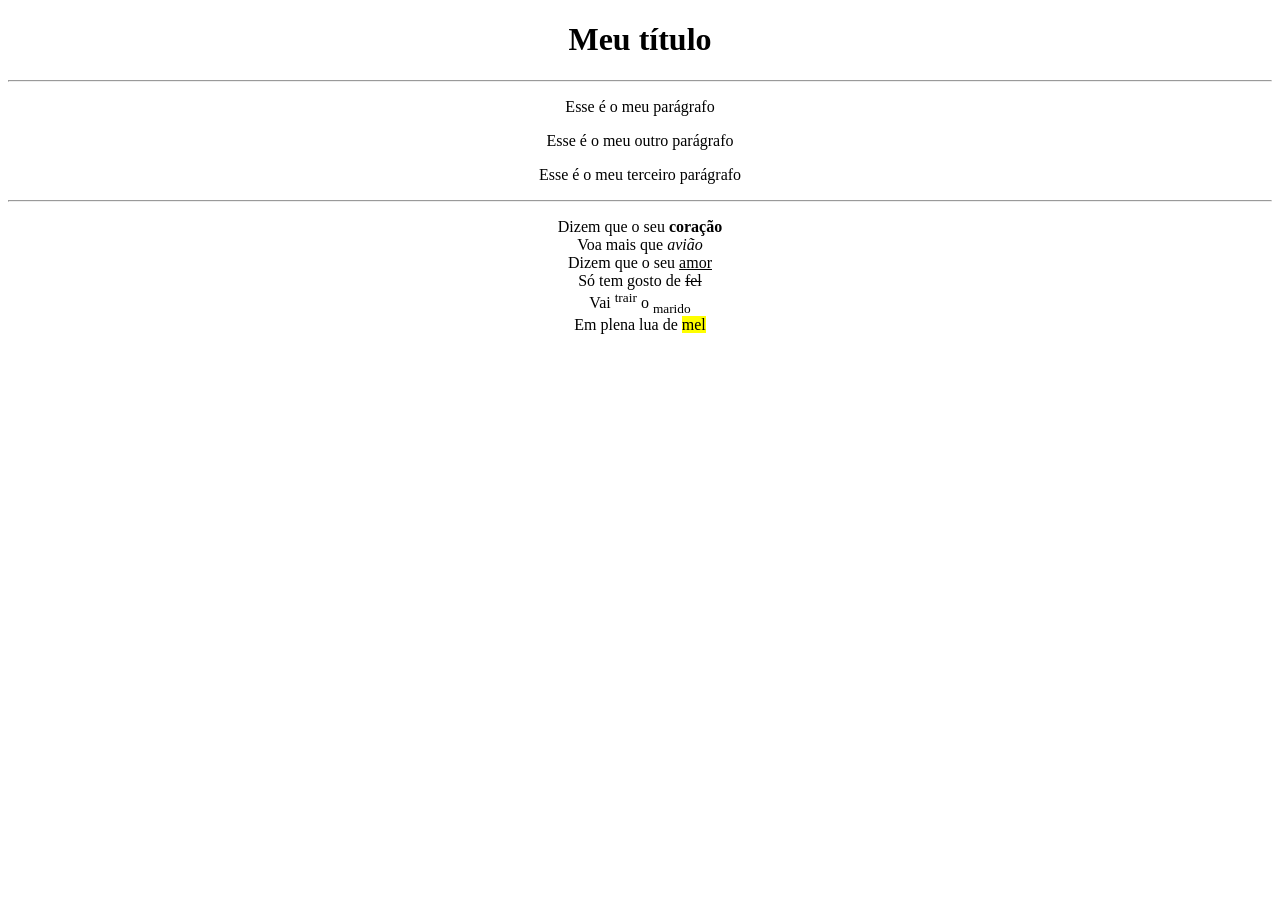
<file: Codificacao_Front_End-main/Aula_01/index.html>
<!DOCTYPE html>
<html lang="pt-br">
<head>
    <meta charset="UTF-8">
    <meta http-equiv="X-UA-Compatible" content="IE=edge">
    <meta name="viewport" content="width=device-width, initial-scale=1.0">
    <title>Aula 01</title>
</head>
<body>
    <h1>Meu título</h1>
    <hr>
    <p>Esse é o meu parágrafo</p>
    <p>Esse é o meu outro parágrafo</p>
    <p>Esse é o meu terceiro parágrafo</p>

    <hr>

<p>
    Dizem que o seu <strong>coração</strong> <br> <!-- O <strong> deixa texto em negrito -->
    Voa mais que <em>avião</em> <br> <!-- O <em> deixa o texto em itálico -->
    Dizem que o seu <u>amor</u> <br> <!-- O <u> deixa o texto sublinhado -->
    Só tem gosto de <del>fel</del>  <br> <!-- O <del> corta o texto -->
    Vai <sup>trair</sup> o <sub>marido</sub> <br>
    Em plena lua de <mark>mel<mark> <br>
</p>

<style>
    body{
        text-align: center;
    }
</style>

</body>
</html>
</file>
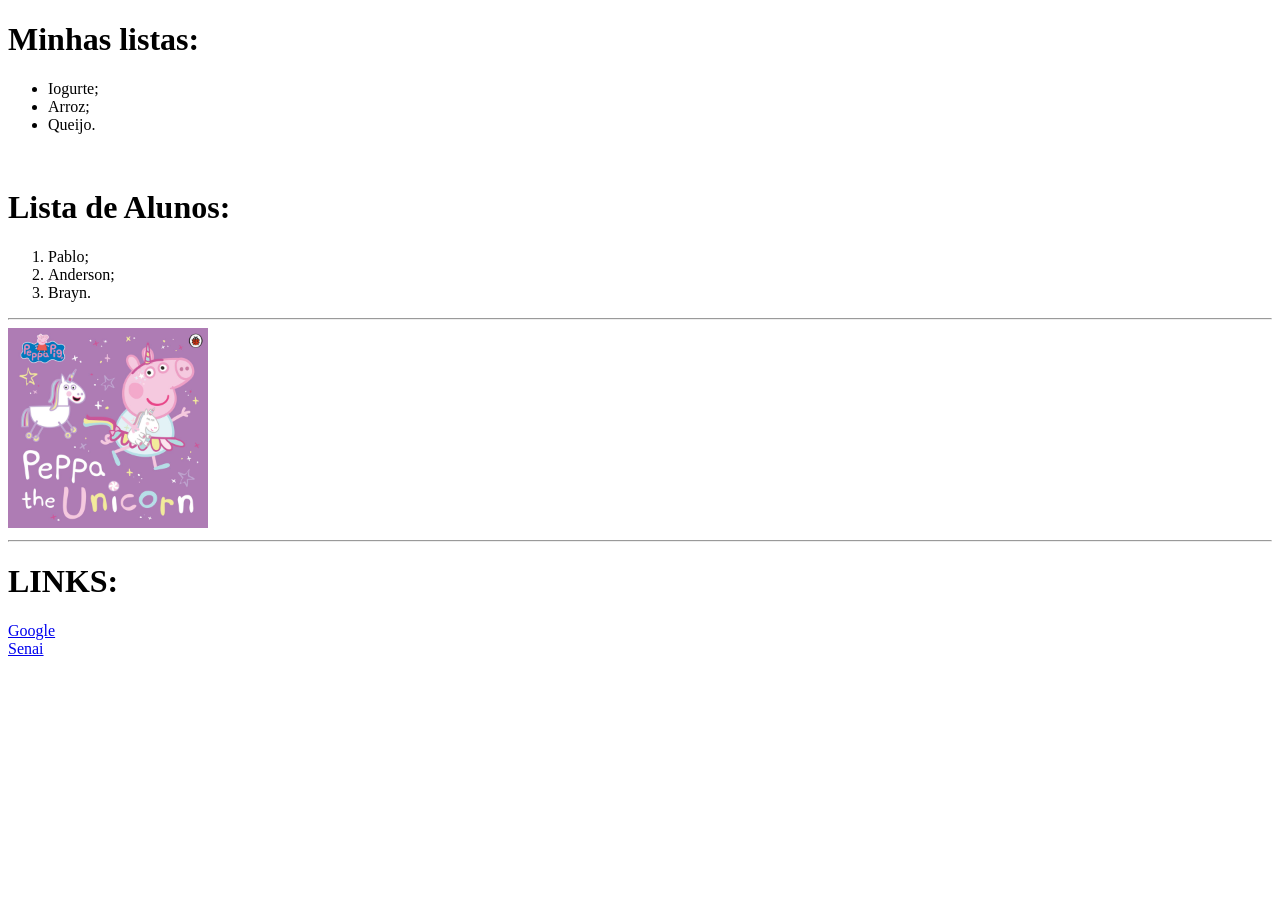
<file: Codificacao_Front_End-main/Aula_02/index.html>
<!DOCTYPE html>
<html lang="pt-br">
<head>
    <meta charset="UTF-8">
    <meta http-equiv="X-UA-Compatible" content="IE=edge">
    <meta name="viewport" content="width=device-width, initial-scale=1.0">
    <link rel="shortcut icon" href="senai-logo-0.png" type="image/x-icon">
    <title>Aula 02 - Listas</title>
</head>
<body>
    <h1>Minhas listas:</h1>

    <ul type="disc"> <!-- square - circle -  -->
        <li>Iogurte;</li>
        <li>Arroz;</li>
        <li>Queijo.</li>
    </ul>

    <br>

    <h1>Lista de Alunos:</h1>

    <ol type=""> <!-- 1 - A - a - I - i -->
        <li>Pablo;</li>
        <li>Anderson;</li>
        <li>Brayn.</li>
    </ol>

    <hr>

    <img src="imagem_peppa.jpg" alt="Logo Senai" width="200">

    <hr>

    <h1>LINKS:</h1>

    <a href="https://www.google.com.br" target="_blank">Google</a> <br>
    <a href="https://al.senai.br" target="_blank">Senai</a>


</body>
</html>
</file>
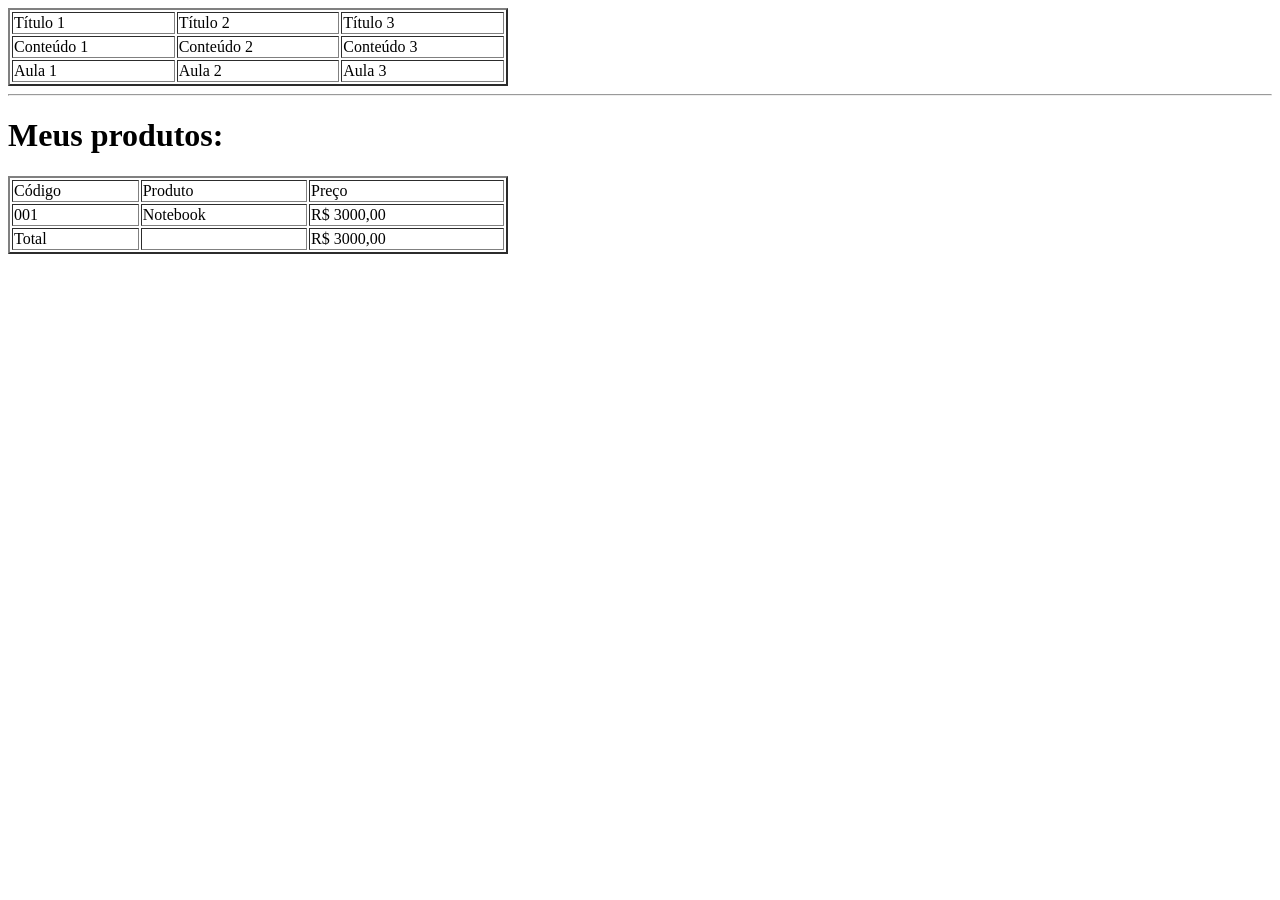
<file: Codificacao_Front_End-main/Aula_03/index.html>
<!DOCTYPE html>
<html lang="pt-br">
<head>
    <meta charset="UTF-8">
    <meta http-equiv="X-UA-Compatible" content="IE=edge">
    <meta name="viewport" content="width=device-width, initial-scale=1.0">
    <title>Aula 03 - Tabelas</title>
</head>
<body>
    <table border="2" width="500">
        <tr>
            <td>Título 1</td>
            <td>Título 2</td>
            <td>Título 3</td>
        </tr>
        <tr>
            <td>Conteúdo 1</td>
            <td>Conteúdo 2</td>
            <td>Conteúdo 3</td>
        </tr>
        <tr>
            <td>Aula 1</td>
            <td>Aula 2</td>
            <td>Aula 3</td>
        </tr>
    </table>
    
    <hr>

    <h1>Meus produtos:</h1>
    <table border="2" width="500">
        <thead>
            <tr>
                <td>Código</td>
                <td>Produto</td>
                <td>Preço</td>
            </tr>
        </thead>
        <tbody booder="2">
            <tr>
                <td>001</td>
                <td>Notebook</td>
                <td>R$ 3000,00</td>
            </tr>
        </tbody>
        <tfoot>
            <tr>
                <td>Total</td>
                <td></td>
                <td>R$ 3000,00</td>
            </tr>
        </tfoot>
    </table>
</body>
</html>
</file>
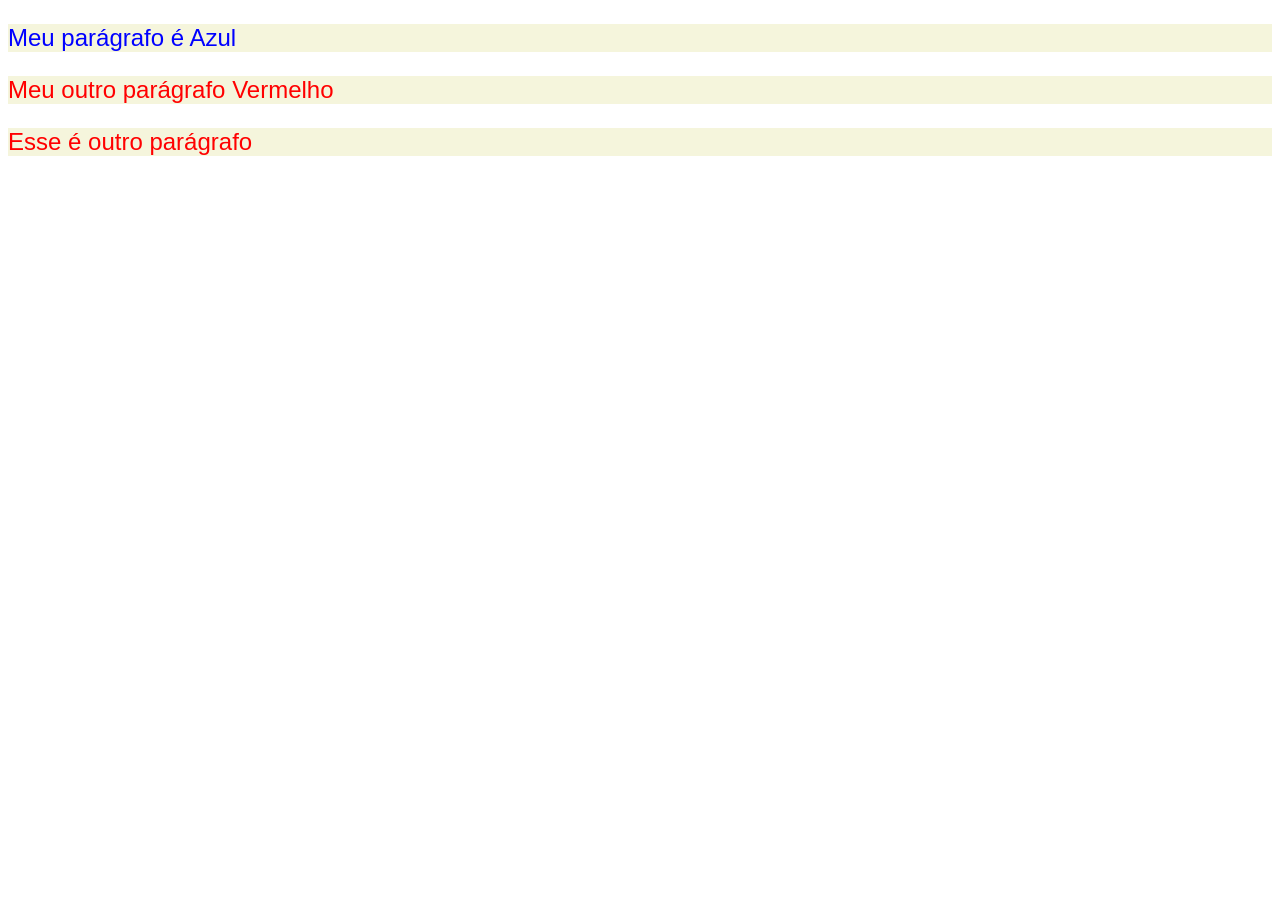
<file: Codificacao_Front_End-main/Aula_04/index.html>
<!DOCTYPE html>
<html lang="pt-br">
<head>
    <meta charset="UTF-8">
    <meta http-equiv="X-UA-Compatible" content="IE=edge">
    <meta name="viewport" content="width=device-width, initial-scale=1.0">
    <title>Aula 04 - CSS Interno</title>

    <style>
        p{
            color: red;
            background-color: beige;
            font-size: 24px;
            font-family: Arial, Helvetica, sans-serif;
        }
    </style>
</head>
<body>
    <p style="color: blue;">Meu parágrafo é Azul</p>
    <p>Meu outro parágrafo Vermelho</p>
    <p>Esse é outro parágrafo</p>
</body>
</html>
</file>
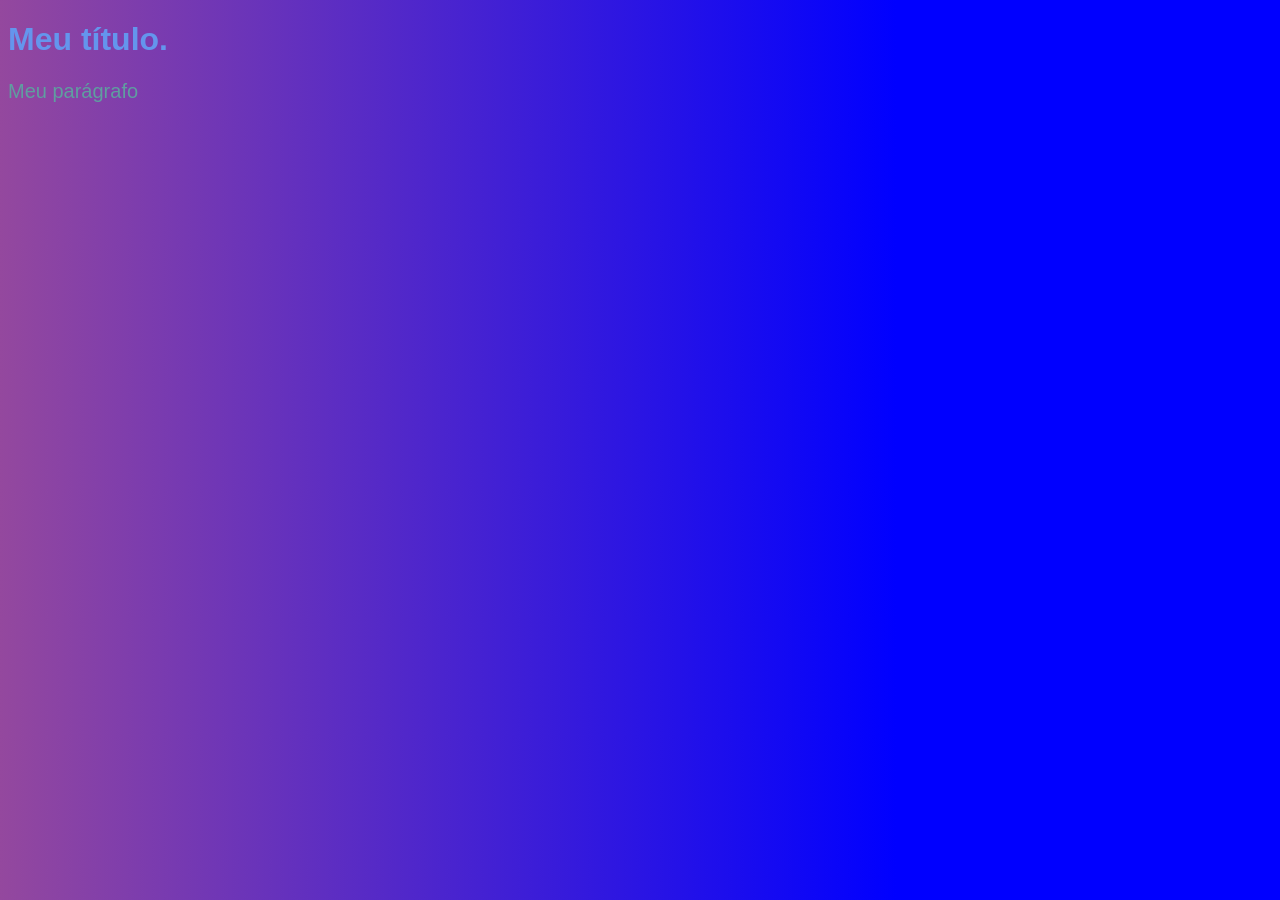
<file: Codificacao_Front_End-main/Aula_05/index.html>
<!DOCTYPE html>
<html lang="pt-br">
<head>
    <meta charset="UTF-8">
    <meta http-equiv="X-UA-Compatible" content="IE=edge">
    <meta name="viewport" content="width=device-width, initial-scale=1.0">
    <link rel="stylesheet" href="style.css">
    <title>Aula 05 - CSS Externos</title>
</head>
<body>
    <h1>Meu título.</h1>
    <p>Meu parágrafo</p>
</body>
</html>
</file>
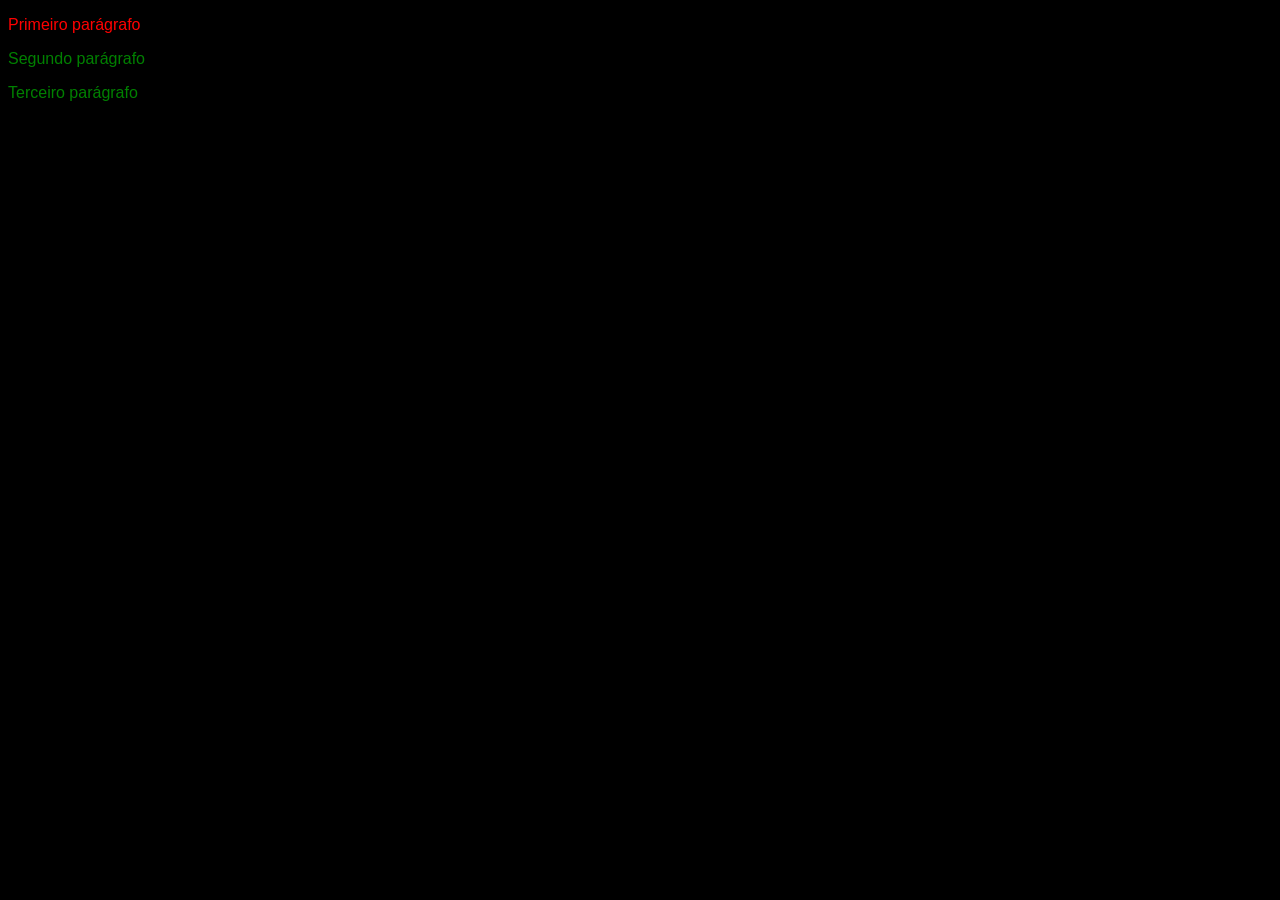
<file: Codificacao_Front_End-main/Aula_06/index.html>
<!DOCTYPE html>
<html lang="pt-br">
<head>
    <meta charset="UTF-8">
    <meta http-equiv="X-UA-Compatible" content="IE=edge">
    <meta name="viewport" content="width=device-width, initial-scale=1.0">
    <link rel="stylesheet" href="style.css">
    <title>Aula 06 - ID e Class</title>
</head>
<body>
    <p id="principal">Primeiro parágrafo</p>
    <p class="paragrafo">Segundo parágrafo</p>
    <p class="paragrafo" >Terceiro parágrafo</p>
</body>
</html>
</file>
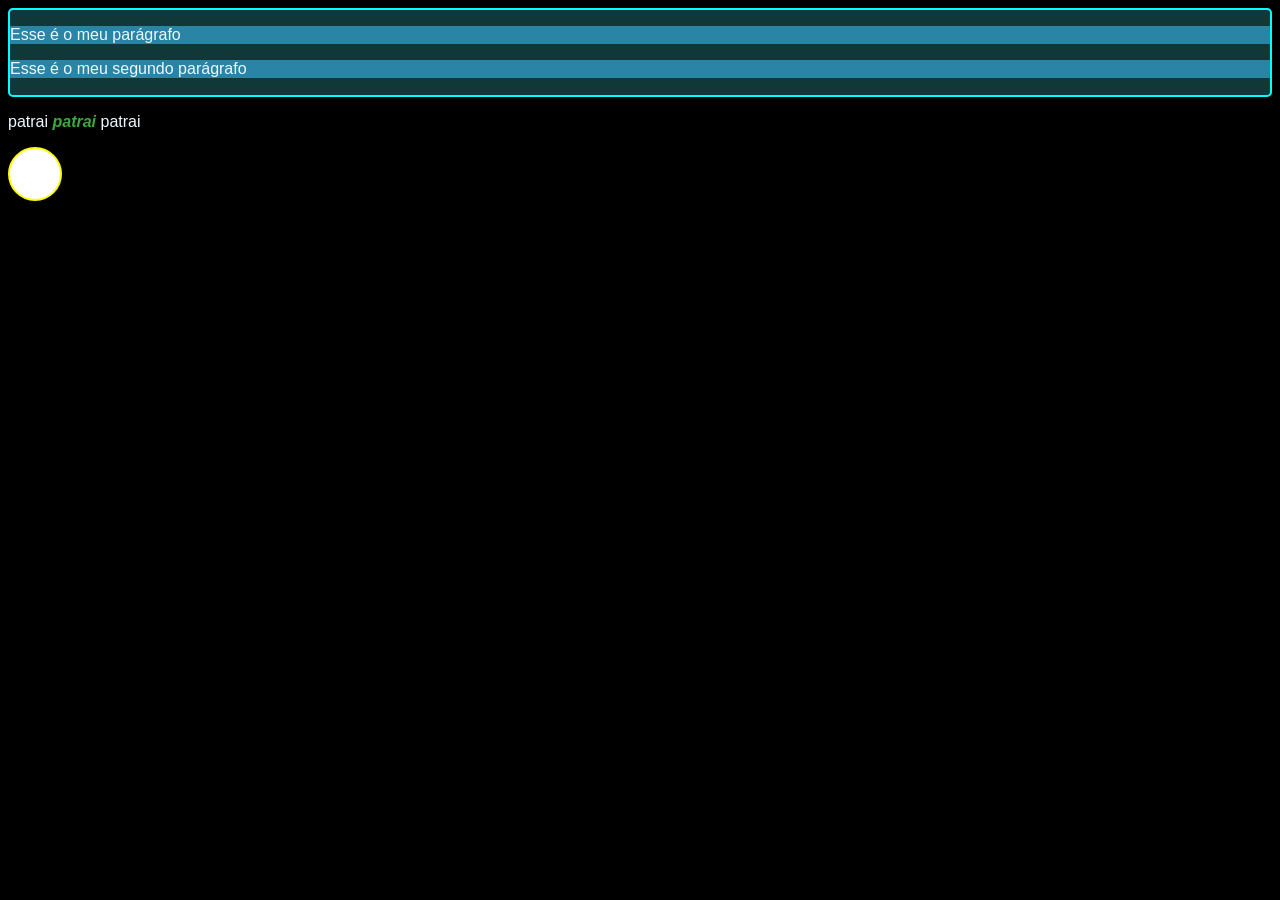
<file: Codificacao_Front_End-main/Aula_07/index.html>
<!DOCTYPE html>
<html lang="pt-br">
<head>
    <meta charset="UTF-8">
    <meta http-equiv="X-UA-Compatible" content="IE=edge">
    <meta name="viewport" content="width=device-width, initial-scale=1.0">
    <link rel="stylesheet" href="style.css">
    <title>Aula 07 - Div</title>
</head>
<body>
    <div class="container">
        <p class="paragrafo">Esse é o meu parágrafo</p>
        <p class="paragrafo">Esse é o meu segundo parágrafo</p>
    </div>
    <p>patrai <samp class="span-patrai">patrai</samp> patrai</p>
    <p class="circulo"></p>
</body>
</html>
</file>
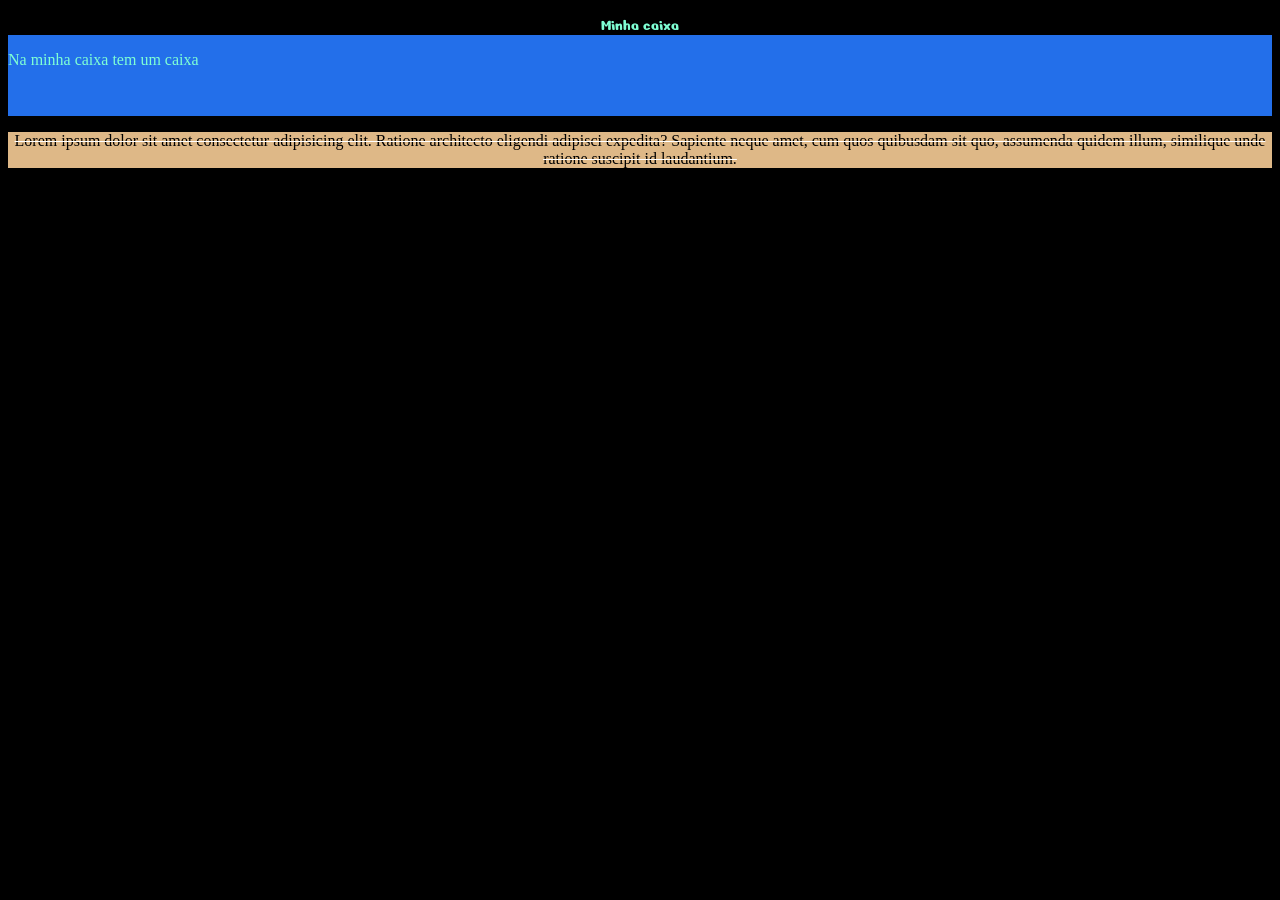
<file: Codificacao_Front_End-main/Aula_08/index.html>
<!DOCTYPE html>
<html lang="pt-br">
<head>
    <meta charset="UTF-8">
    <meta http-equiv="X-UA-Compatible" content="IE=edge">
    <meta name="viewport" content="width=device-width, initial-scale=1.0">
    <link rel="stylesheet" href="style.css">
    <title>Aula 08 - Cores Fontes</title>
</head>
<body>
    <div class="box">
        <p>Minha caixa</p>
        <p samp class="texto">Na minha caixa tem um caixa</p>
    </div>
    <div> <p samp class="box-02">Lorem ipsum dolor sit amet consectetur adipisicing elit. Ratione architecto eligendi adipisci expedita? Sapiente neque amet, cum quos quibusdam sit quo, assumenda quidem illum, similique unde ratione suscipit id laudantium.</p>
    </div>
</body>
</html>
</file>
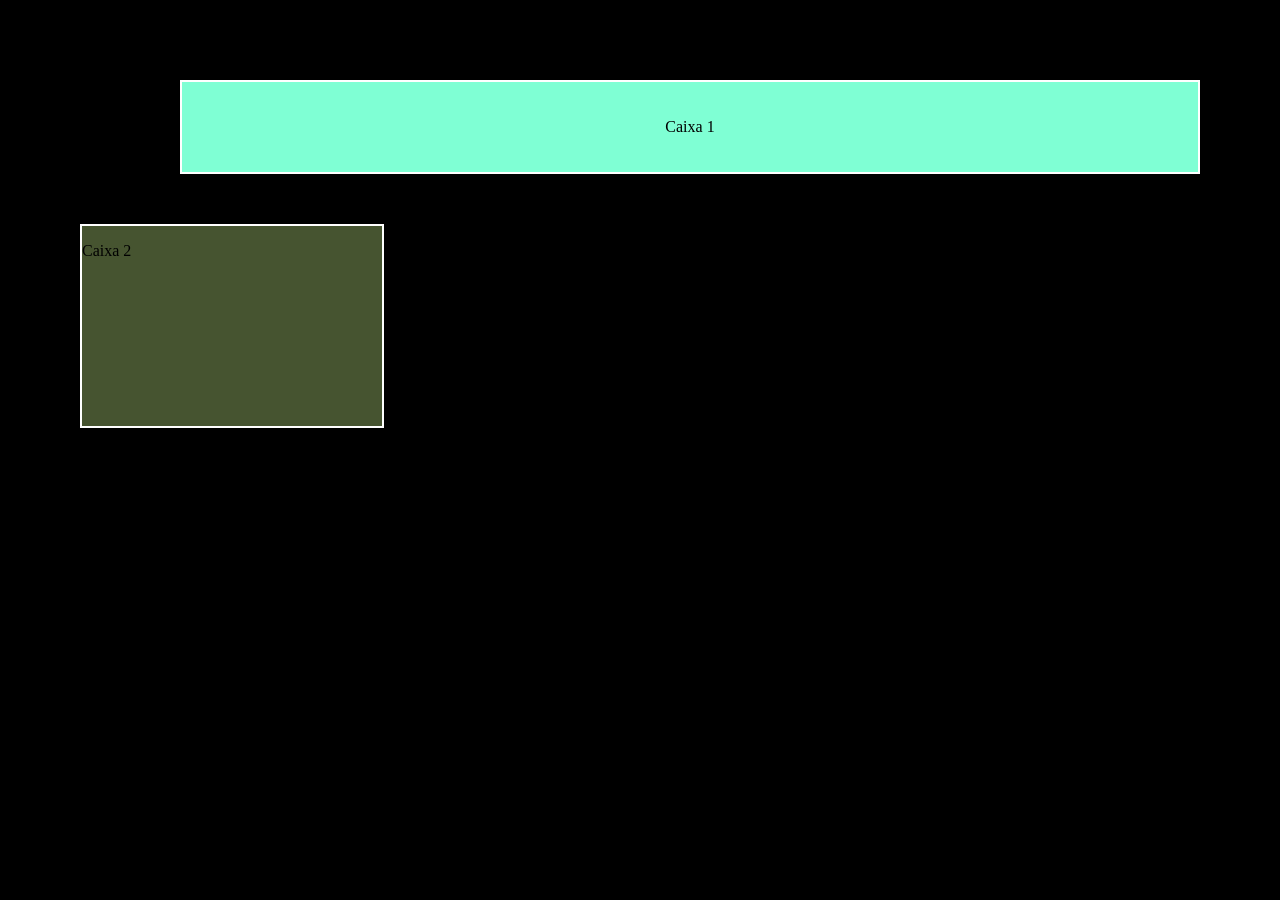
<file: Codificacao_Front_End-main/Aula_09/index.html>
<!DOCTYPE html>
<html lang="pt-br">
<head>
    <meta charset="UTF-8">
    <meta http-equiv="X-UA-Compatible" content="IE=edge">
    <meta name="viewport" content="width=device-width, initial-scale=1.0">
    <link rel="stylesheet" href="style.css">
    <title>Aula 09 - Modelo de Caixa</title>
</head>
<body>
    <div class="box-01">
        <p>Caixa 1</p>
    </div>
    <div class="box-02">
        <p>Caixa 2</p>
    </div>
</body>
</html>
</file>
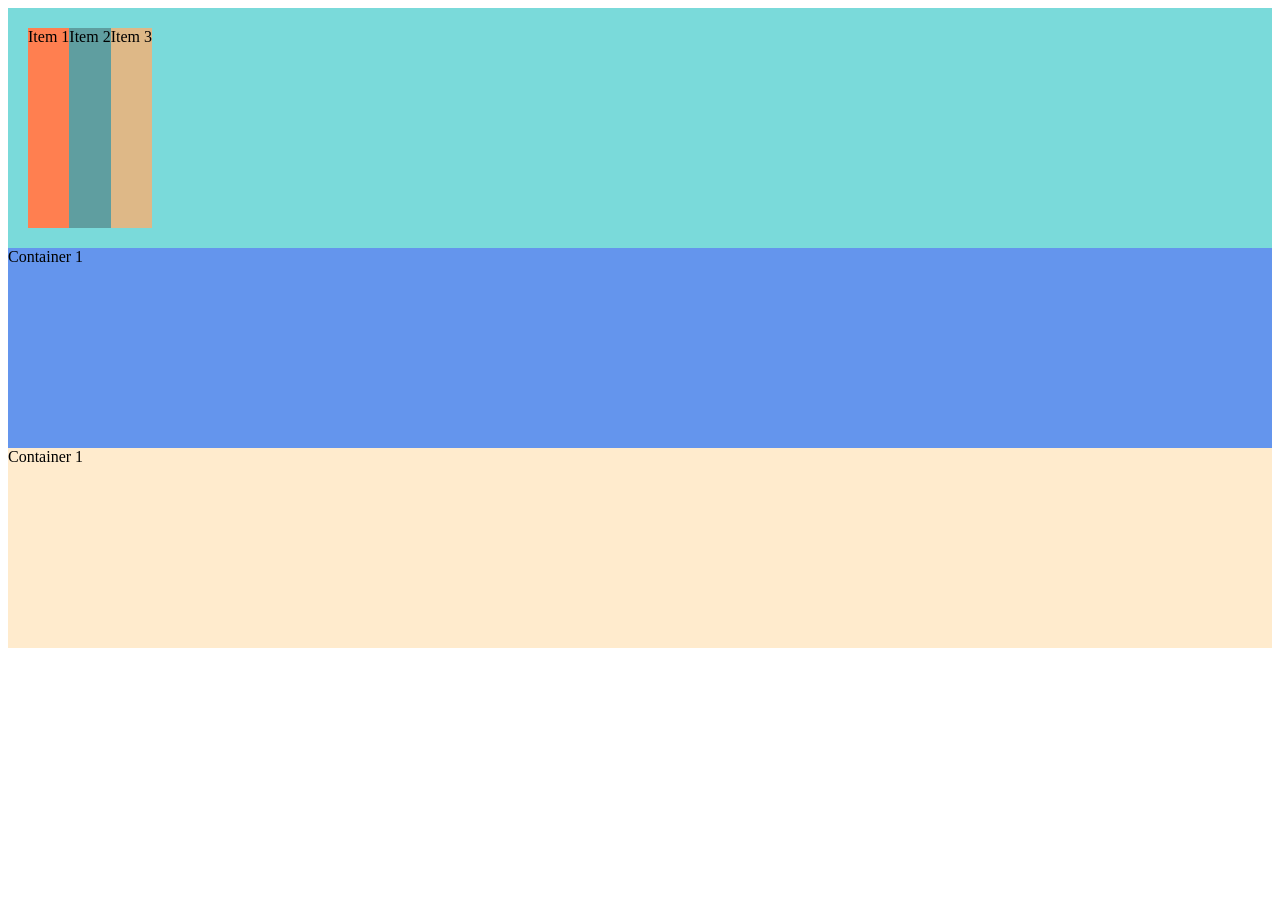
<file: Codificacao_Front_End-main/Aula_10/index.html>
<!DOCTYPE html>
<html lang="pt-br">
<head>
    <meta charset="UTF-8">
    <meta name="viewport" content="width=device-width, initial-scale=1.0">
    <link rel="stylesheet" href="style.css">
    <title>Aula 10 - Posicionamento</title>
</head>
<body>
    <div class="container-1">
        <div class="item-1">Item 1</div>
        <div class="item-2">Item 2</div>
        <div class="item-3">Item 3</div>
    </div>
    <div class="container-2">Container 1</div>
    <div class="container-3">Container 1</div>
</body>
</html>
</file>
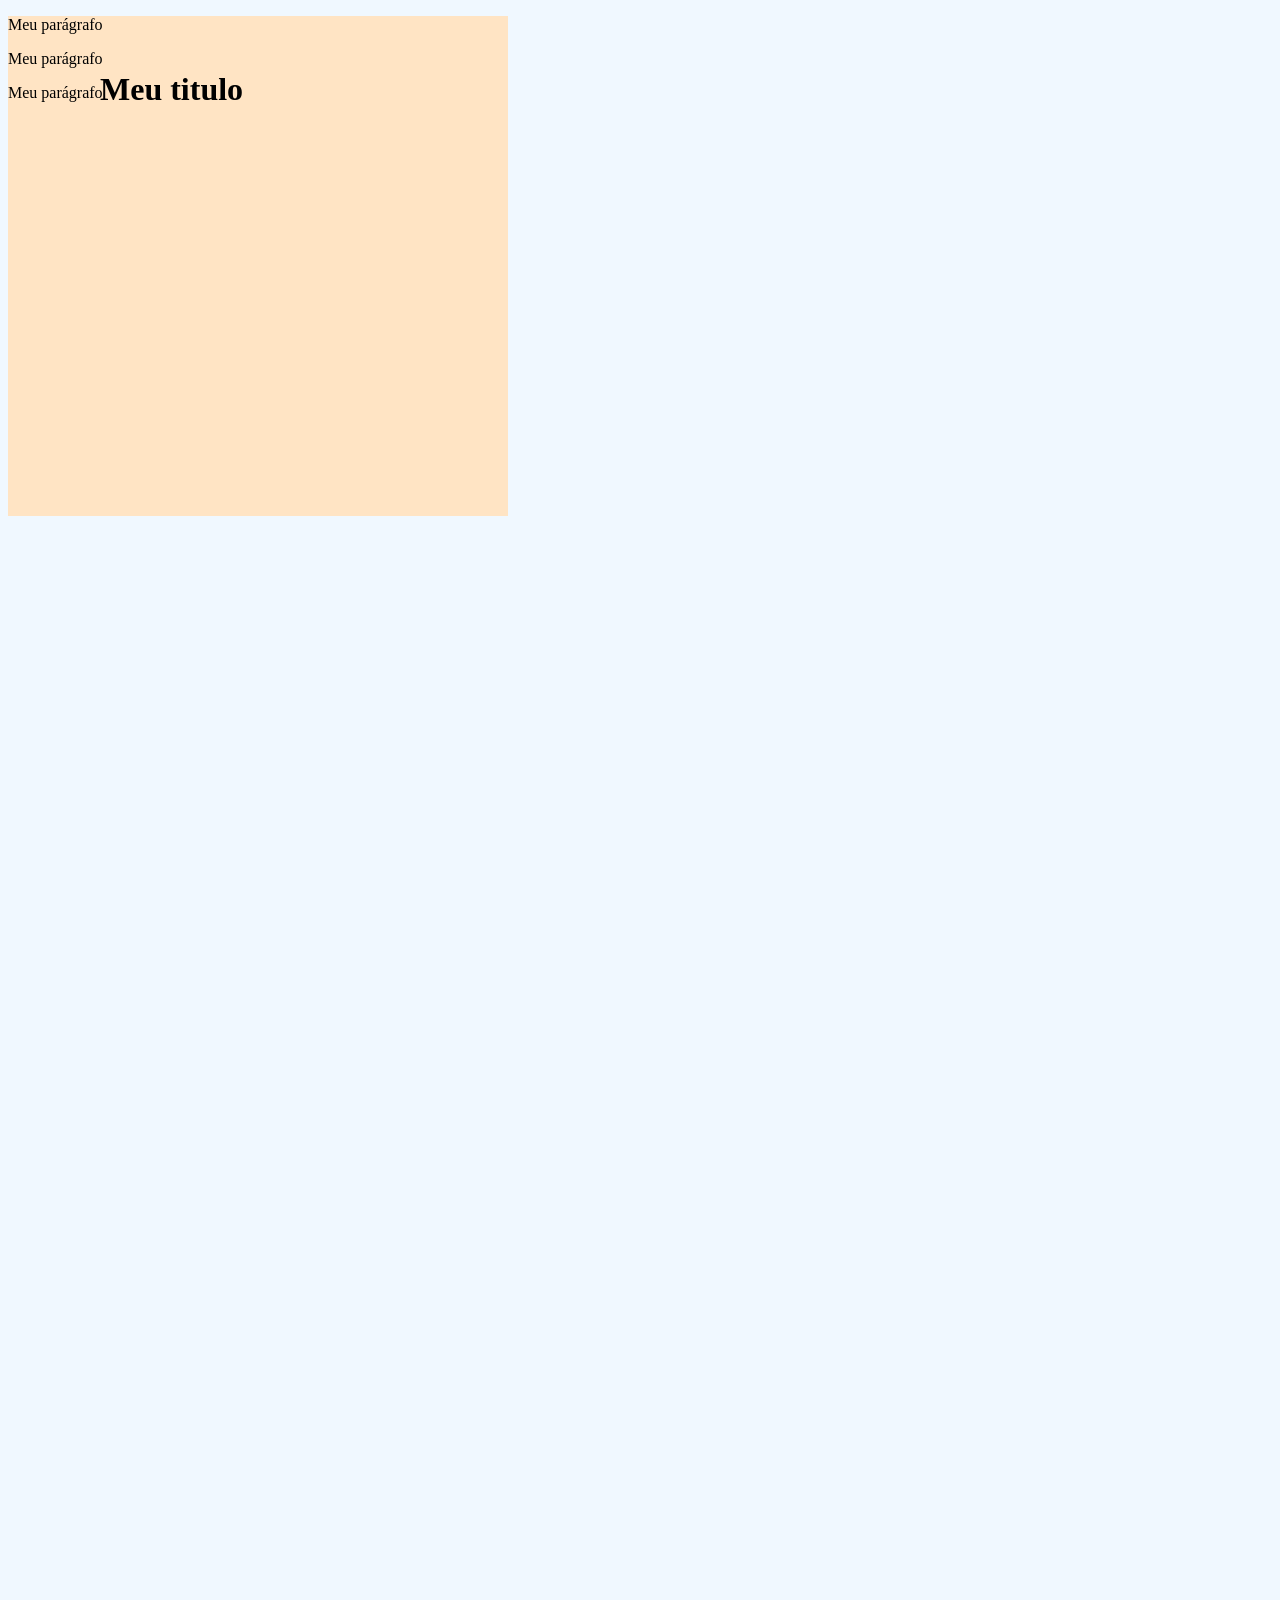
<file: Codificacao_Front_End-main/Aula_11/index.html>
<!DOCTYPE html>
<html lang="en">
<head>
    <meta charset="UTF-8">
    <meta http-equiv="X-UA-Compatible" content="IE=edge">
    <meta name="viewport" content="width=device-width, initial-scale=1.0">
    <link rel="stylesheet" href="style.css">
    <title>Aula 11 - Position</title>
</head>
<body>
    <div class="container">
    <h1>Meu titulo</h1>
    <p>Meu parágrafo</p>
    <p>Meu parágrafo</p>
    <p>Meu parágrafo</p>
    </div>
</body>
</html>
</file>
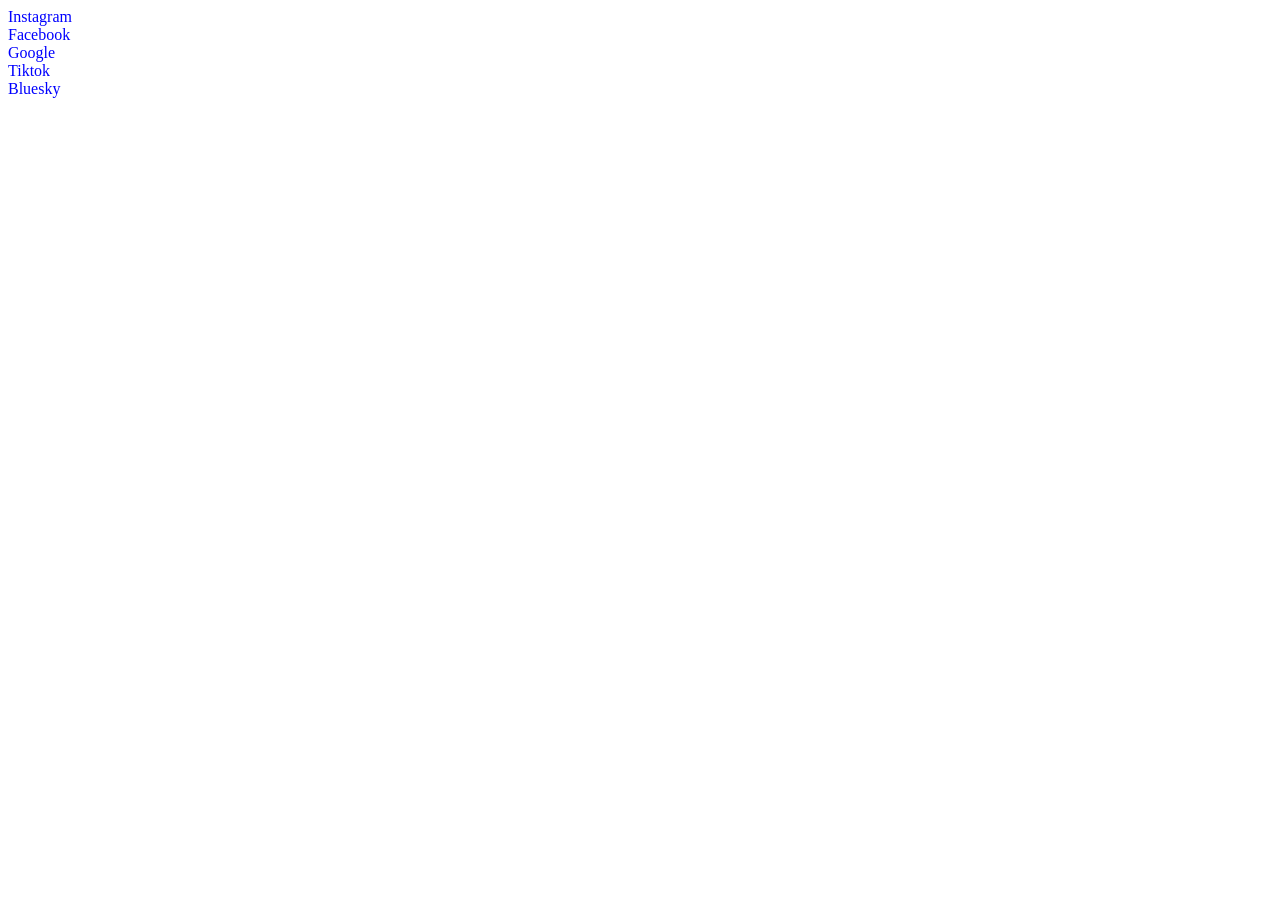
<file: Codificacao_Front_End-main/Aula_12/index.html>
<!DOCTYPE html>
<html lang="pt-br">
<head>
    <meta charset="UTF-8">
    <meta http-equiv="X-UA-Compatible" content="IE=edge">
    <meta name="viewport" content="width=device-width, initial-scale=1.0">
    <link rel="stylesheet" href="style.css">
    <title>Aula 12 - formatando links</title>
</head>
<body>
    <div class="container">
        <a href="https://instagram.com" target="_blank">Instagram </a>
        <a href="https://facebook.com" target="_blank">Facebook </a>
        <a href="https://google.com" target="_blank">Google </a>
        <a href="https://tiktok.com" target="_blank">Tiktok </a>
        <a href="https://bsky.app" target="_blank">Bluesky </a>
    </div>
</body>
</html>
</file>
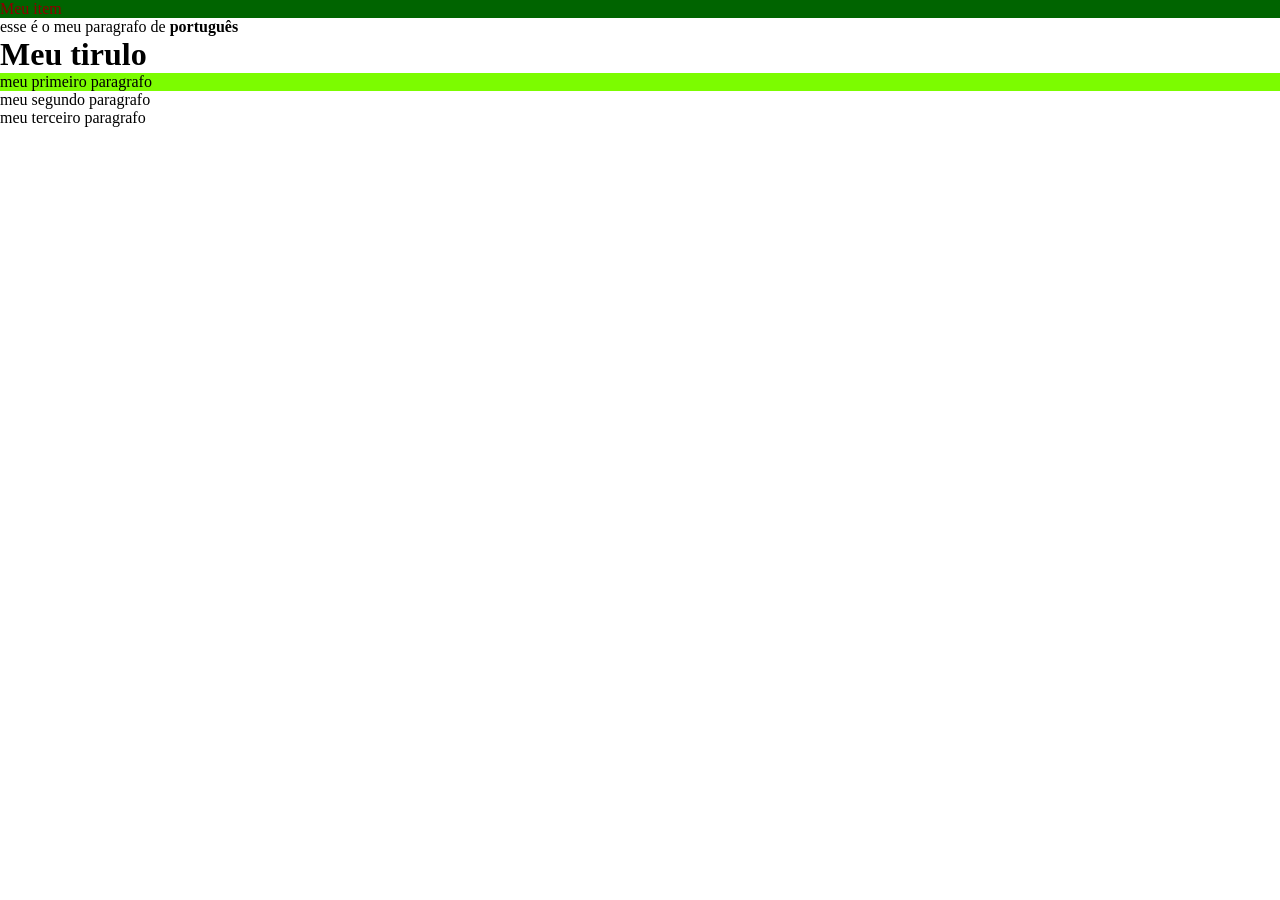
<file: Codificacao_Front_End-main/Aula_13/index.html>
<!DOCTYPE html>
<html lang="pt-br">
<head>
    <meta charset="UTF-8">
    <meta http-equiv="X-UA-Compatible" content="IE=edge">
    <meta name="viewport" content="width=device-width, initial-scale=1.0">
    <link rel="stylesheet" href="style.css">
    <title>aula_13</title>
</head>
<body>
    <div>
        <nav class="bar">
            <ul>
                <li>Meu item</li>
            </ul>
        </nav>
    </div>
    <p>esse é o meu paragrafo de <strong>português</strong></p>
    <div>
        <h1>Meu tirulo</h1>
        <p>meu primeiro paragrafo</p>
        <p>meu segundo paragrafo</p>
        <p>meu terceiro paragrafo</p>
    </div>
</body>
</html>
</file>
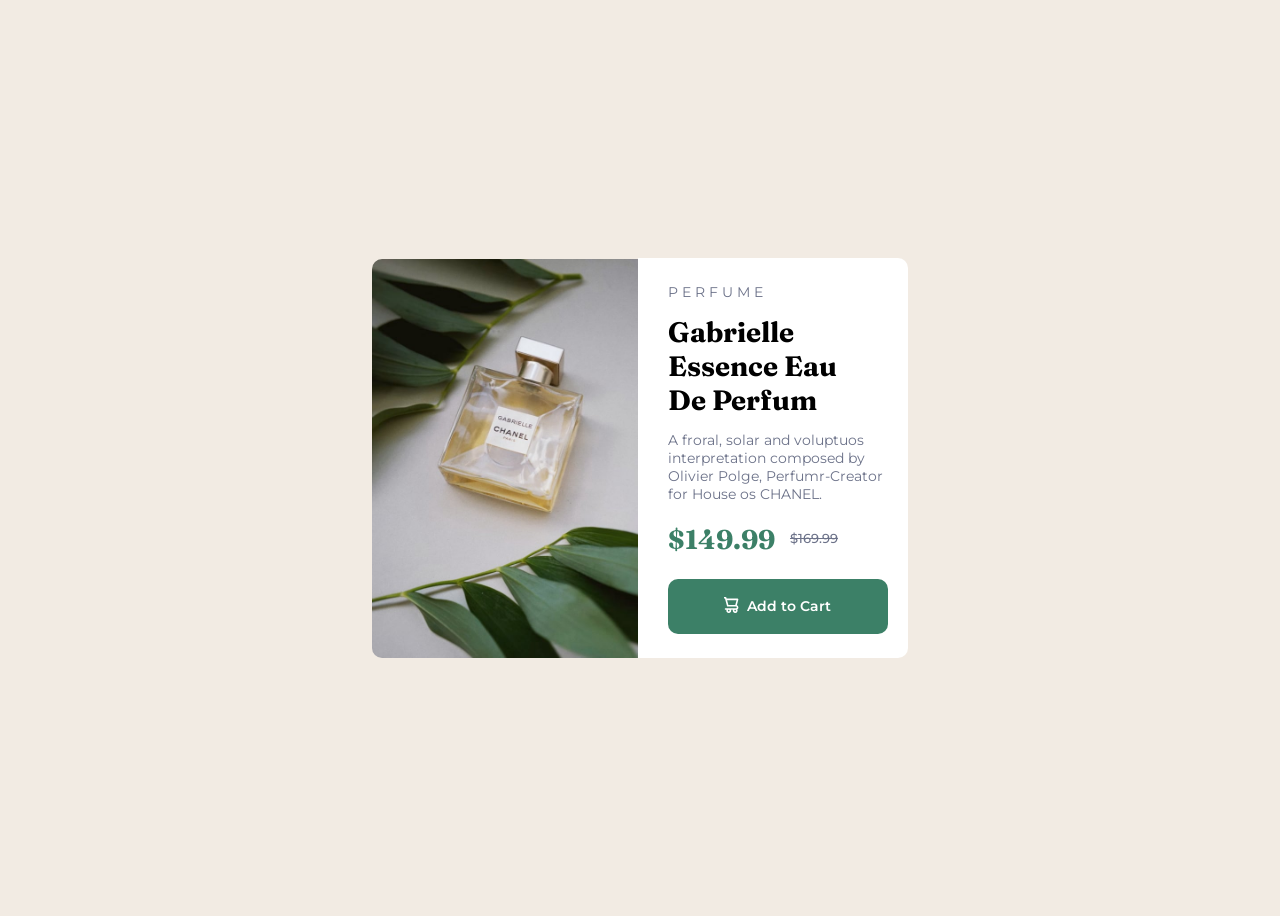
<file: Codificacao_Front_End-main/Card_Perfume/index.html>
<!DOCTYPE html>
<html lang="pt-br">
<head>
    <meta charset="UTF-8">
    <meta name="viewport" content="width=device-width, initial-scale=1.0">
    <link rel="stylesheet" href="style.css">
    <link rel="shortcut icon" href="img/favicon-32x32.png" type="image/x-icon">
    <title>Desafio 01 - Card Perfume</title>
</head>
<body>
    
    <div class="imagem">

        <img src="img/image-product-desktop.jpg" alt="">

        <div class="fundo">

            <div class="perf"><p> P E R F U M E</p></div>

            <div class="titulo"><h1>Gabrielle <br> Essence Eau <br> De Perfum</h1></div>
            
            <div class="paragrafo"><p class="pp">A froral, solar and voluptuos interpretation composed by <br> Olivier Polge, Perfumr-Creator <br> for House os CHANEL.</p>
                <div class="dinheiro">
                    
                    <h2 class="valor">$149.99</h2> 
                    <div class="desconto">
                    <h3 class="valor-desconto">$169.99</h3>
                    </div>

            </div>
            </div>
            <div class="adicionar">

               <div class="cart">
    
                <p class="add"><svg width="15" height="16" xmlns="http://www.w3.org/2000/svg"><path d="M14.383 10.388a2.397 2.397 0 0 0-1.518-2.222l1.494-5.593a.8.8 0 0 0-.144-.695.8.8 0 0 0-.631-.28H2.637L2.373.591A.8.8 0 0 0 1.598 0H0v1.598h.983l1.982 7.4a.8.8 0 0 0 .799.59h8.222a.8.8 0 0 1 0 1.599H1.598a.8.8 0 1 0 0 1.598h.943a2.397 2.397 0 1 0 4.507 0h1.885a2.397 2.397 0 1 0 4.331-.376 2.397 2.397 0 0 0 1.12-2.021ZM11.26 7.99H4.395L3.068 3.196h9.477L11.26 7.991Zm-6.465 6.392a.8.8 0 1 1 0-1.598.8.8 0 0 1 0 1.598Zm6.393 0a.8.8 0 1 1 0-1.598.8.8 0 0 1 0 1.598Z" fill="#FFF"/></svg> &nbsp; Add to Cart</p>
               </div>
            </div>
            </div>
        
    </div>
</body>
</html>
</file>
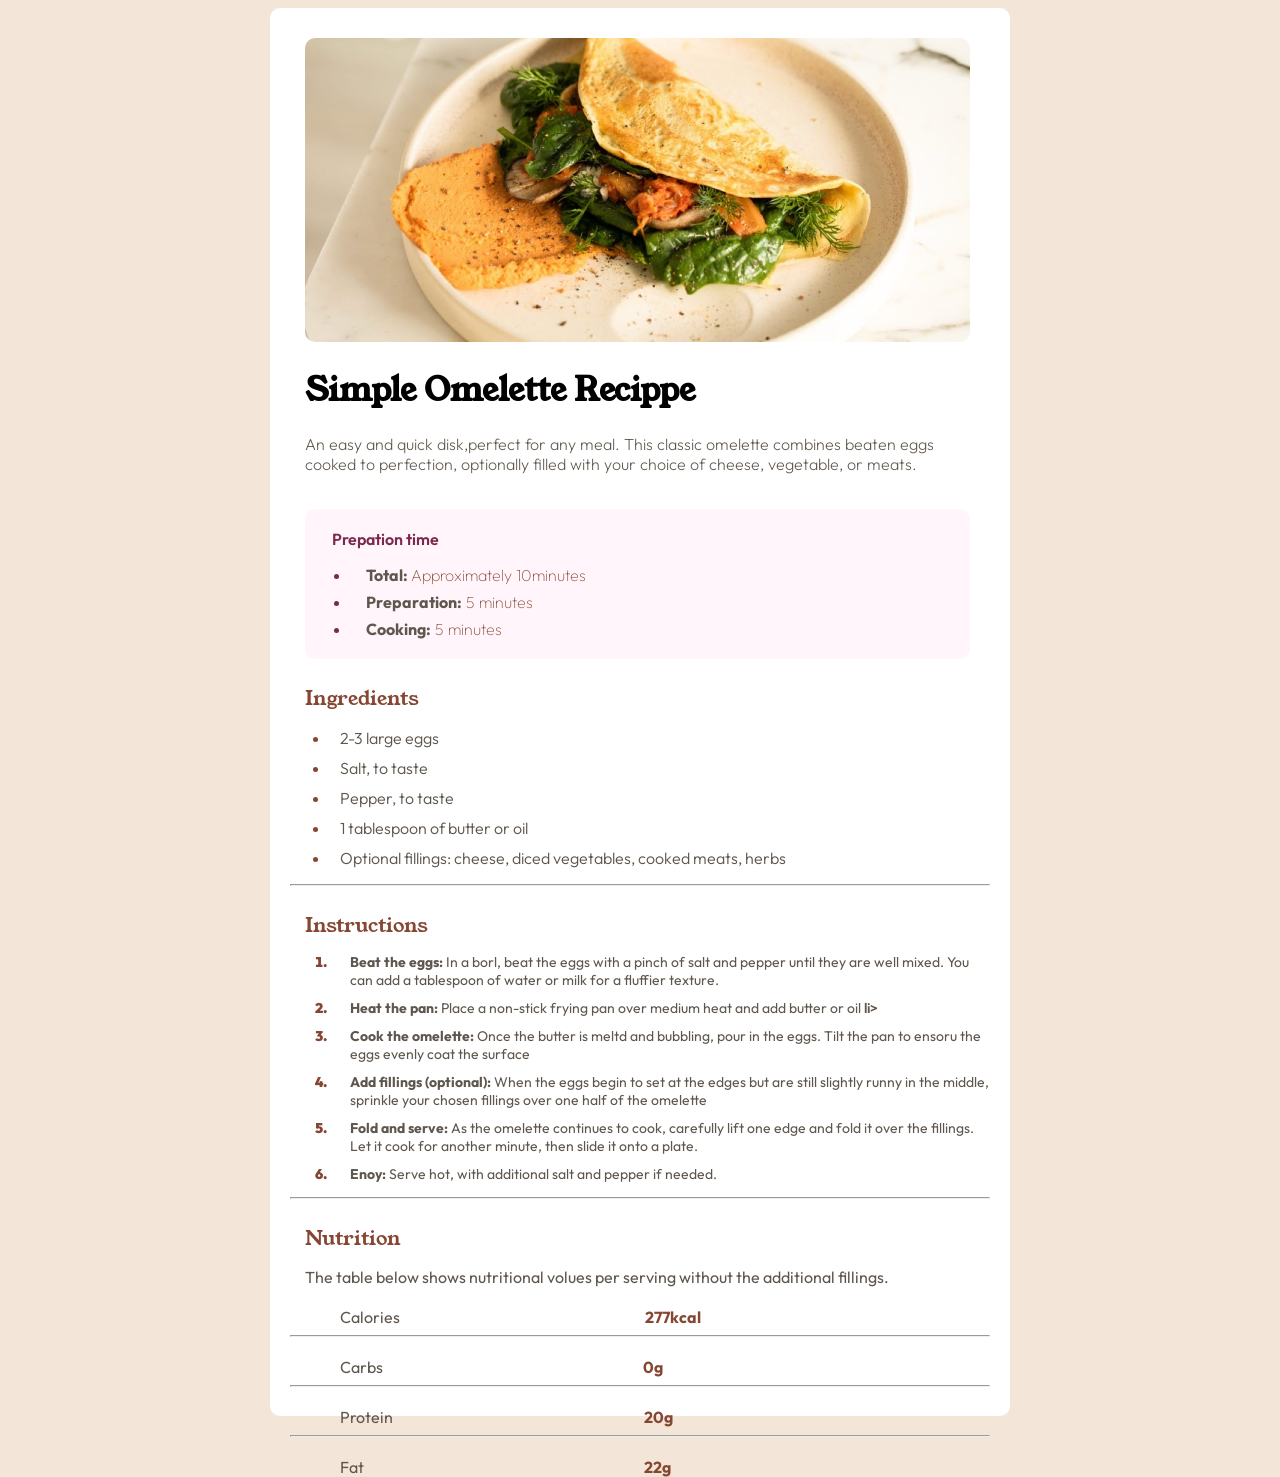
<file: Codificacao_Front_End-main/Pagina-Receitas/index.html>
<!DOCTYPE html>
<html lang="pt-br">
<head>
    <meta charset="UTF-8">
    <meta http-equiv="X-UA-Compatible" content="IE=edge">
    <meta name="viewport" content="width=device-width, initial-scale=1.0">
    <link rel="stylesheet" href="style.css">
    <link rel="shortcut icon" href="favicon.ico" type="image/x-icon">
    <title>Construção de página web - página de receitas</title>
</head>
<body>
    <div class="fundo">
        <div class="imagem">
            <img src="imagens/image-omelette.jpeg" alt="">

            <div class="titulo"><h1>Simple Omelette Recippe</h1></div>
            
            <div class="paragrafo">An easy and quick disk,perfect for any meal. This classic omelette combines beaten eggs <br>cooked to perfection, optionally filled with your choice of cheese, vegetable, or meats.</div>

        </div>
        <div class="quadrado-rosa">
            <div class="titulo-rosa">Prepation time</div>
            <div class="lista-tempo">
                <ul>
                    <li><span class="stone"><strong>Total: </strong></span>Approximately 10minutes</li>
                    <li><span class="stone"><strong>Preparation:</strong></span> 5 minutes</li>
                    <li><span class="stone"><strong>Cooking:</strong></span> 5 minutes</li>
                </ul>
            </div>
        </div>
        
        <div class="ingredientes">
            <div class="titulo-ingredientes">Ingredients</div>
            <div class="lista-ingredientes">
                <ul class="ul-ingredientes">
                    <li class="li-ingredientes">2-3 large eggs</li>
                    <li class="li-ingredientes">Salt, to taste</li>
                    <li class="li-ingredientes">Pepper, to taste</li>
                    <li class="li-ingredientes">1 tablespoon of butter or oil</li>
                    <li class="li-ingredientes">Optional fillings: cheese, diced vegetables, cooked meats, herbs</li>
                </ul>
            </div>

            <hr>

            <div class="titulo-instrucoes">Instructions

                    <ol class="ol-instrucoes">
                        <li class="li-instrucoes"><strong>Beat the eggs:</strong> <span class="t-um">In a borl, beat the eggs with a pinch of salt and pepper until they are well mixed. You can add a tablespoon of water or milk for a fluffier texture.</span> </li>
                        <li class="li-instrucoes"><strong>Heat the pan:</strong> <span class="t-dois">Place a non-stick frying pan over medium heat and add butter or oil</span></span> li>
                        <li class="li-instrucoes"><strong>Cook the omelette:</strong> <span class="t-tres">Once the butter is meltd and bubbling, pour in the eggs. Tilt the pan to ensoru the eggs evenly coat the surface</span></li>
                        <li class="li-instrucoes"><strong>Add fillings (optional):</strong> <span class="t-quatro">When the eggs begin to set at the edges but are still slightly runny in the middle, sprinkle your chosen fillings over one half of the omelette</span> </li>
                        <li class="li-instrucoes"><strong>Fold and serve:</strong> <span class="t-cinco">As the omelette continues to cook, carefully lift one edge and fold it over the fillings. Let it cook for another minute, then slide it onto a plate.</span> </li>
                        <li class="li-instrucoes"><strong>Enoy:</strong> <span class="t-seis">Serve hot, with additional salt and pepper if needed.</span> </li>
                    </ol>

            </div>

            <hr>

            <div class="titulo-Nutricao">Nutrition

                <div class="paragrafo-nutricao">
                    The table below shows nutritional volues per serving without the additional fillings.
                </div>

            </div>

            <div class="calorias">
                <span>Calories</span>
                <span class="kcal">277kcal</span>
            </div>

            <hr>

            <div class="carbs">
                <span>Carbs</span>
                <span class="cg">0g</span>
            </div>
            
            <hr>
            
            <div class="protein">
                <span>Protein</span>
                <span class="pg">20g</span>
            </div>
            
            <hr>
            
            <div class="fat">
                <span>Fat</span>
                <span class="fg">22g</span>
            </div>
        </div>
    </div>
</body>
</html>
</file>
<file: Codificacao_Front_End-main/Aula_05/style.css>
h1{
    color: aquamarine;
    color: cornflowerblue

}
p{
    color: cadetblue;
    font-size: 20px;
}
body{
    background-color: black;
    font-family: Arial, "Helvetica Neue", Helvetica, sans-serif;
    background: linear-gradient(to right, rgb(148, 72, 158) ,  blue 70%);
}
</file>
<file: Codificacao_Front_End-main/Aula_06/style.css>
#principal{
    color: red;
    
}

.paragrafo{
    color: green;
}

body{
    font-family: Arial, Helvetica, sans-serif;
    background-color: black;
    color: rgb(177, 181, 185);
    
}
</file>
<file: Codificacao_Front_End-main/Aula_07/style.css>
.container{
    background-color: rgb(16, 56, 56);
    height: 85px;
    border-width: 2px;
    border-style: solid;
    border-color: aqua;
    border-radius: 5px
}

.paragrafo{
    background-color: rgb(42, 132, 165);
    
}
.span-patrai{
    font-family: Arial, Helvetica, sans-serif;
    font-style: italic;
    font-weight: bold;
    color: rgb(60, 169, 60);
    
}

body{
    color: aliceblue;
    background-color: black;
    font-family: Arial, Helvetica, sans-serif;
}

.circulo{
    height: 50px;
    background-color: rgb(255, 255, 255);
    width: 50px;
    border-radius: 50px;
    border: 2px solid yellow;
}
</file>
<file: Codificacao_Front_End-main/Aula_08/style.css>
@import url('https://fonts.googleapis.com/css2?family=Nerko+One&display=swap');

p{
    background-color: rgb(0, 0, 0);
}

.box{
    width: 100%;
    height: 100px;
    background-color: rgb(35, 111, 234);
    text-align: center;
    color: aquamarine;
    font-family: "Nerko One", cursive;
}

.texto{
    background-color: rgb(35, 111, 234);
    text-align: left;
    font-family: Cambria, Cochin, Georgia, Times, 'Times New Roman', serif;
}

.box-02{
    color: black;
    background-color: burlywood;
    text-decoration: line-through;
    text-decoration-color: rgb(255, 255, 255);
    text-align: center;
}


body{
    background-color: black;
}
</file>
<file: Codificacao_Front_End-main/Aula_09/style.css>
.box-01{
    background-color: aquamarine;
    border: 2px solid rgb(255, 255, 255);
    margin-top: 5px;
    margin-bottom: 50px;
    margin-left: 100px;
    padding: 20px;
    text-align: center;

}

.box-02{
    width: 300px;
    height: 200px;
    background-color: rgb(70, 84, 48);
    border: 2px solid rgb(255, 255, 255);
    
}


body{
    margin: 80px;
    background-color: black;

}
</file>
<file: Codificacao_Front_End-main/Aula_10/style.css>
.container-1{
    height: 200px;
    background-color: rgb(122, 218, 218);
    display: flex;
    padding: 20px;
}

.item-1{
    background-color: coral;
}

.item-2{
    background-color: cadetblue;
}

.item-3{
    background-color: burlywood;
}

.container-2{
    background-color: cornflowerblue;
    height: 200px;
}

.container-3{
    background-color: blanchedalmond;
    height: 200px;
}
</file>
<file: Codificacao_Front_End-main/Aula_11/style.css>
body{
    background-color: aliceblue;
    height: 2000px;
}

.container{
    width: 500px;
    height: 500px;
    background-color: bisque;
}
h1{
    position: fixed;
    left: 100px;
    top: 50px;
}
</file>
<file: Codificacao_Front_End-main/Aula_12/style.css>
.container{
  display: flex;
  flex-direction: column;
}
a{
    color: blue;
    text-decoration: none;
}
a:visited{
    color: darkred;
}

a:hover{
    background-color: black;
    color: ghostwhite;
}

a:active{
    background-color: darkgreen;
}
</file>
<file: Codificacao_Front_End-main/Aula_13/style.css>
*{
    margin: 0;
    padding: 0;
    text-decoration: none;
}
#titulo{
    font-family: 'Gill Sans', 'Gill Sans MT', Calibri, 'Trebuchet MS', sans-serif;
}
div> nav{
    background-color: darkgreen;
}
div> .bar > ul > li{
    color: darkred;
}
.paragrafo strong{
    background-color: purple;
}
h1+p{ /* temos o + e ~ */
    background-color: lawngreen;
}
</file>
<file: Codificacao_Front_End-main/Card_Perfume/style.css>
@import url('https://fonts.googleapis.com/css2?family=Montserrat:ital,wght@0,100..900;1,100..900&display=swap');
@import url('https://fonts.googleapis.com/css2?family=Fraunces:ital,opsz,wght@0,9..144,100..900;1,9..144,100..900&display=swap');


.imagem{
    margin: 0;
    height: 100vh;
    display: flex;
    align-items: center;
    justify-content: center;
    border: 20px;
    border-radius: 20px;
}

img{
    border-top-left-radius: 10px;
    border-bottom-left-radius: 10px;
    text-align: center;
    width: 266px;
}

.fundo{
    background-color: white;
    width: 270px;
    height: 400px;
    border-top-right-radius: 10px;
    border-bottom-right-radius: 10px;
}

body{
    background-color: hsl(30, 38%, 92%);
}

.perf{
    margin-top: 25px;
    margin-left: 30px;
    font-size: 14px;
    display: block;
    font-family: "Montserrat", sans-serif;
    font-optical-sizing: auto;
    font-weight: 500, 700;
    font-style: normal;
    color: hsl(228, 12%, 48%);
}

h1{
    margin: 0px;
}

h2{
    
    margin-bottom: 0px;
}

.titulo{
    font-size: 14px;
    padding: 0px;
    display: flex;
    margin-left: 30px;
    font-family: "Fraunces", serif;
    font-optical-sizing: auto;
    font-weight: 100;
    font-style: normal;
    font-variation-settings:
      "SOFT" 0,
      "WONK" 0;
}

.paragrafo{
    margin-left: 30px;
    font-size: 14px;
    font-family: "Montserrat", sans-serif;
    font-optical-sizing: auto;
    font-weight: 500, 700;
    font-style: normal;
    color: hsl(228, 12%, 48%);
}

.pp{
    margin-bottom: 0px;
}

.dinheiro{
    font-size: 18px;
    display: flex;
    color: hsl(158, 36%, 37%);
    font-family: "Fraunces", serif;
    font-optical-sizing: auto;
    font-weight: 100;
    font-style: normal;
    font-variation-settings:
      "SOFT" 0,
      "WONK" 0;
}

.desconto{
    margin-left: 15px;
    margin-top: 20px;
    font-size: 11px;
    margin-bottom: 20px;
    color: hsl(228, 12%, 48%);
    font-family: "Montserrat", sans-serif;
    font-optical-sizing: auto;
    font-weight: 500, 700;
    font-style: normal;
    text-decoration: line-through;
}

.adicionar{
    width: 220px;
    height: 55px;
    margin-left: 30px;
    background-color: hsl(158, 36%, 37%);
    border-radius: 10px;
}

.cart{
    color: white;
    font-family: "Montserrat", sans-serif;
    font-optical-sizing: auto;
    font-weight: 500, 700;
    font-style: normal;
    margin-left: 55px;
    padding: 1px;
}

.valor{
    margin-top: 20px;
}

.valor-desconto{
    margin-top: 8px;
    font-weight: 500;
    
}

.add{
    font-weight: 600;
    display: flex;
    font-size: 14px;
    text-align: center;
    margin-top: 17px;
}
</file>
<file: Codificacao_Front_End-main/Pagina-Receitas/style.css>
@import url('https://fonts.googleapis.com/css2?family=Young+Serif&display=swap');
@import url('https://fonts.googleapis.com/css2?family=Outfit:wght@100..900&display=swap');

:root{
    --White: hsl(0, 0%, 100%);
    --Stone-100: hsl(30, 54%, 90%);
    --Stone-150: hsl(30, 18%, 87%);
    --Stone-600: hsl(30, 10%, 34%);
    --Stone-900: hsl(24, 5%, 18%);
    --Brown-800: hsl(14, 45%, 36%);
    --Rose-800: hsl(332, 51%, 32%);
    --Rose-50: hsl(330, 100%, 98%);
}

body{
    background-color: var(--Stone-100);
    justify-content: center;
    display: flex;
}

.fundo{
    background-color: var(--White);
    height: 152vh;
    width: 700px;
    border-radius: 10px;
    padding: 20px;
}

.imagem{
    border-radius: 10px;
    height: auto;
    width: 100%;
}
img{
    margin-top: 10px;
    width: 95%;
    border-radius: 10px;
    margin-left: 15px;
}

.titulo{
    font-family: "Young Serif", serif;
    font-weight: 400;
    font-style: normal;
    margin-top: 20px;
    margin-left: 15px;
}

.paragrafo{
    font-family: "Outfit", sans-serif;
    font-optical-sizing: auto;
    font-weight: 400;
    font-style: normal;
    font-size: 16px;
    margin-left: 15px;
    color: var(--Stone-600);
    font-weight: 250;
}

.quadrado-rosa{
    background-color: var(--Rose-50);
    height: 150px;
    width: 95%;
    margin-top: 35px;
    margin-left: 15px;
    border-radius: 10px;
}

.titulo-rosa{
    font-family: "Outfit", sans-serif;
    font-optical-sizing: auto;
    font-weight: 400;
    font-style: normal;
    font-size: 16px;
    padding: 20px;
    margin-left: 7px;
    color: var(--Rose-800);
    font-weight: 600;
    padding-bottom: 0px;
}

.lista-tempo li{
    padding-left: 15px;
    margin-left: 6px;
    margin-top: 7px;
    font-family: "Outfit", sans-serif;
    font-optical-sizing: auto;
    font-weight: 400;
    font-style: normal;
    font-size: 16px;
    color: var(--Brown-800);
    font-weight: 150
}

.lista-tempo li::marker{
    color: var(--Rose-800);
}

.stone{
    color: var(--Stone-600);
    font-weight: 900;
}

.titulo-ingredientes{
    font-family: "Young Serif", serif;
    font-weight: 400;
    font-style: normal;
    margin-top: 25px;
    margin-left: 15px;
    font-size: 20px;
    color: var(--Brown-800);
}

.lista-ingredientes li{
    padding-left: 10px;
    padding-right: 10px;
    margin-top: 10px;
    font-family: "Outfit", sans-serif;
    font-optical-sizing: auto;
    font-weight: 320;
    font-style: normal;
    font-size: 16px;
    color: var(--Stone-600);
}

.lista-ingredientes li::marker{
    color: var(--Brown-800);
    
}

.ul-ingredientes{
    padding: 0px;
    padding-left: 40px;
}

.li-ingredientes{
    padding-left: 40px;
    
}

.titulo-instrucoes{
    font-family: "Young Serif", serif;
    font-weight: 400;
    font-style: normal;
    margin-top: 25px;
    margin-left: 15px;
    font-size: 20px;
    color: var(--Brown-800);
}

.titulo-instrucoes ol{
    font-family: "Outfit", sans-serif;
    font-optical-sizing: auto;
    font-weight: 400;
    font-style: normal;
    font-size: 14px;
    
}

.t-um{
    font-family: "Outfit", sans-serif;
    font-optical-sizing: auto;
    font-weight: 400;
    font-style: normal;
}

.t-dois{
    font-family: "Outfit", sans-serif;
    font-optical-sizing: auto;
    font-weight: 400;
    font-style: normal;
}

.t-tres{
    font-family: "Outfit", sans-serif;
    font-optical-sizing: auto;
    font-weight: 400;
    font-style: normal;
}

.t-quatro{
    font-family: "Outfit", sans-serif;
    font-optical-sizing: auto;
    font-weight: 400;
    font-style: normal;
}

.t-cinco{
    font-family: "Outfit", sans-serif;
    font-optical-sizing: auto;
    font-weight: 400;
    font-style: normal;
}

.t-seis{
    font-family: "Outfit", sans-serif;
    font-optical-sizing: auto;
    font-weight: 400;
    font-style: normal;
}

.ol-instrucoes{
    padding: 0px;
    padding-left: 25px;
    
}

.li-instrucoes{
    padding-left: 20px;
    margin-top: 10px;
    color: var(--Stone-600);
    font-weight: 600;
}

.ol-instrucoes li::marker{
    color: var(--Brown-800);
    font-weight: 900;
    
}

.titulo-Nutricao{
    font-family: "Young Serif", serif;
    font-weight: 400;
    font-style: normal;
    margin-top: 25px;
    margin-left: 15px;
    font-size: 20px;
    color: var(--Brown-800);
}

.paragrafo-nutricao{
    font-family: "Outfit", sans-serif;
    font-optical-sizing: auto;
    font-weight: 400;
    font-style: normal;
    font-size: 16px;
    margin-top: 15px;
    color: var(--Stone-600);
}

.calorias{
    display: flex;
    margin-top: 20px;
    align-items: center;
    margin-left: 50px;
    font-family: "Outfit", sans-serif;
    font-optical-sizing: auto;
    font-weight: 400;
    font-style: normal;
    color: var(--Stone-600)
}

.kcal{
    margin-left: 245px;
    font-family: "Outfit", sans-serif;
    font-optical-sizing: auto;
    font-weight: 700;
    font-style: normal;
    color: var(--Brown-800);
}

.carbs{
    display: flex;
    margin-top: 20px;
    align-items: center;
    margin-left: 50px;
    font-family: "Outfit", sans-serif;
    font-optical-sizing: auto;
    font-weight: 400;
    font-style: normal;
    color: var(--Stone-600);
}

.cg{
    margin-left: 260px;
    font-family: "Outfit", sans-serif;
    font-optical-sizing: auto;
    font-weight: 700;
    font-style: normal;
    color: var(--Brown-800);
}


.protein{
    display: flex;
    margin-top: 20px;
    align-items: center;
    margin-left: 50px;
    font-family: "Outfit", sans-serif;
    font-optical-sizing: auto;
    font-weight: 400;
    font-style: normal;
    color: var(--Stone-600);
}

.pg{
    margin-left: 251px;
    font-family: "Outfit", sans-serif;
    font-optical-sizing: auto;
    font-weight: 700;
    font-style: normal;
    color: var(--Brown-800);
}


.fat{
    display: flex;
    margin-top: 20px;
    align-items: center;
    margin-left: 50px;
    font-family: "Outfit", sans-serif;
    font-optical-sizing: auto;
    font-weight: 400;
    font-style: normal;
    color: var(--Stone-600);
}

.fg{
    margin-left: 280px;
    font-family: "Outfit", sans-serif;
    font-optical-sizing: auto;
    font-weight: 700;
    font-style: normal;
    color: var(--Brown-800);
}
</file>
